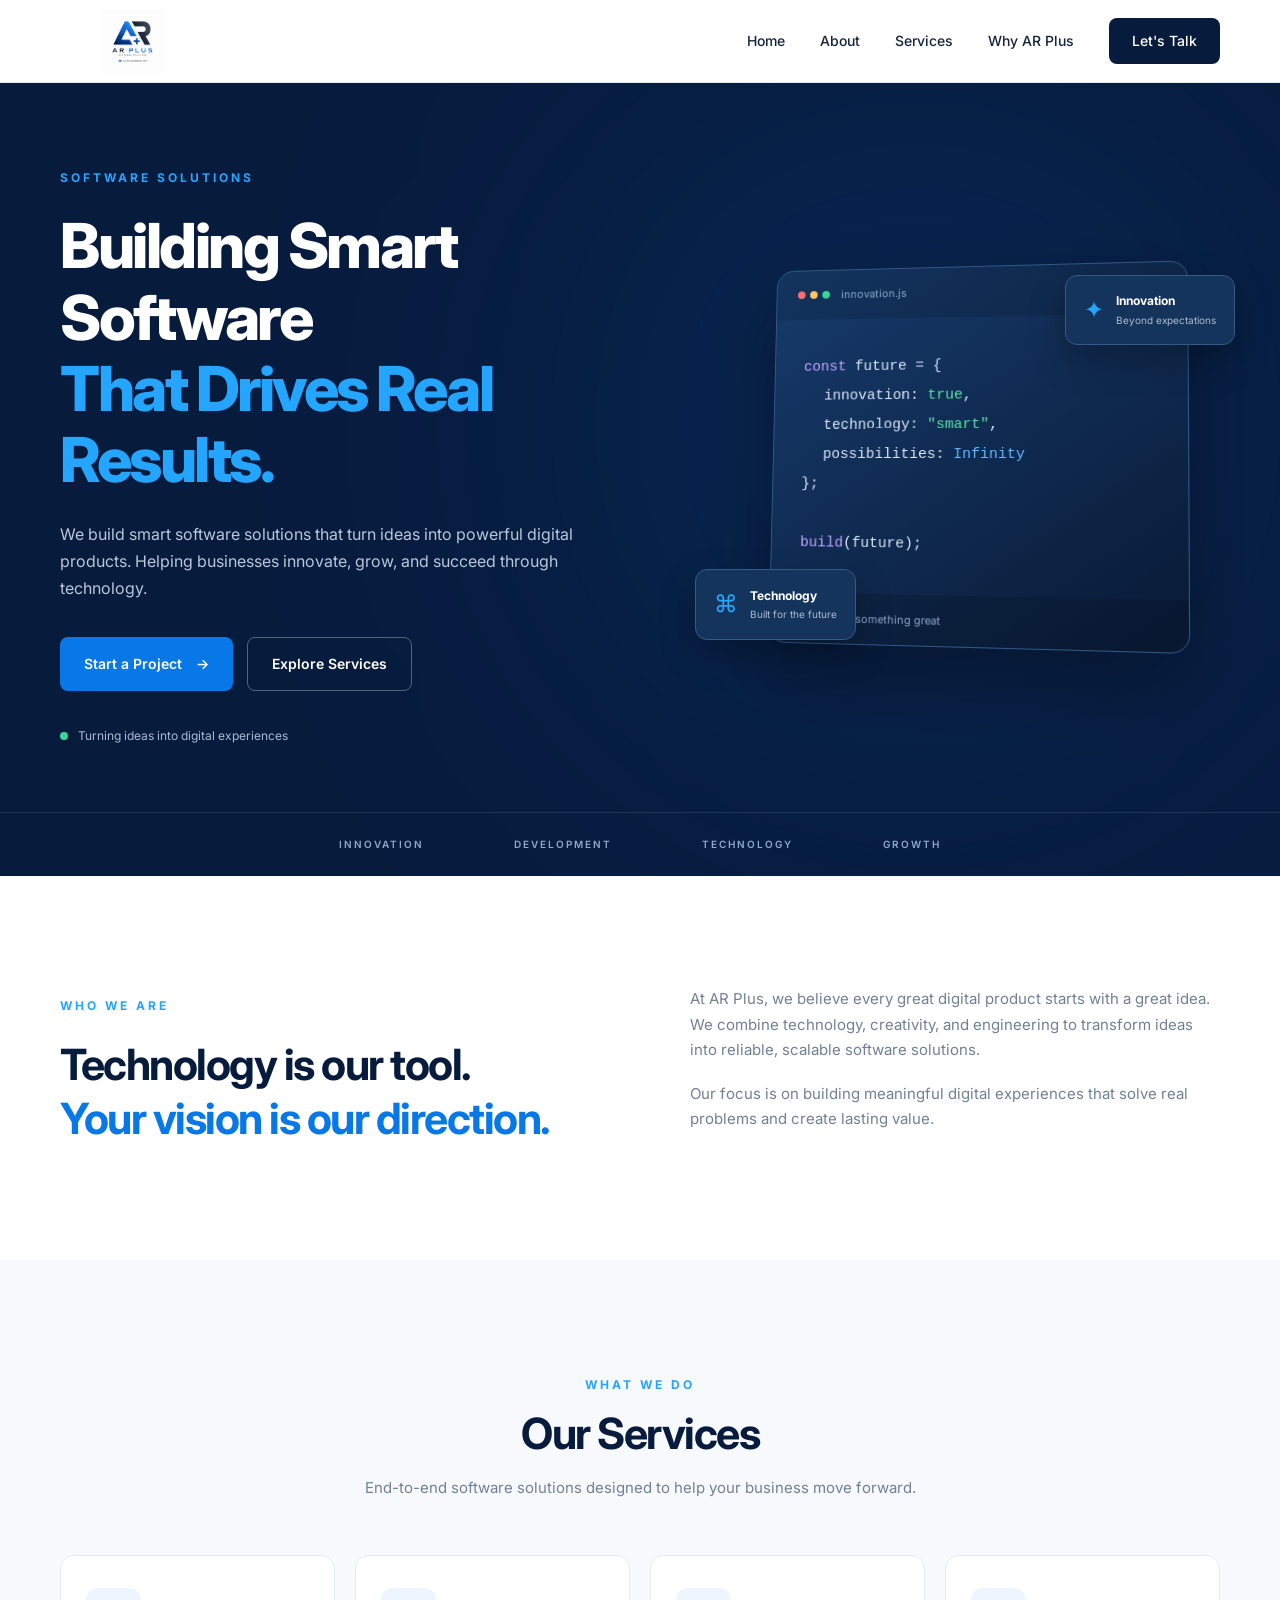
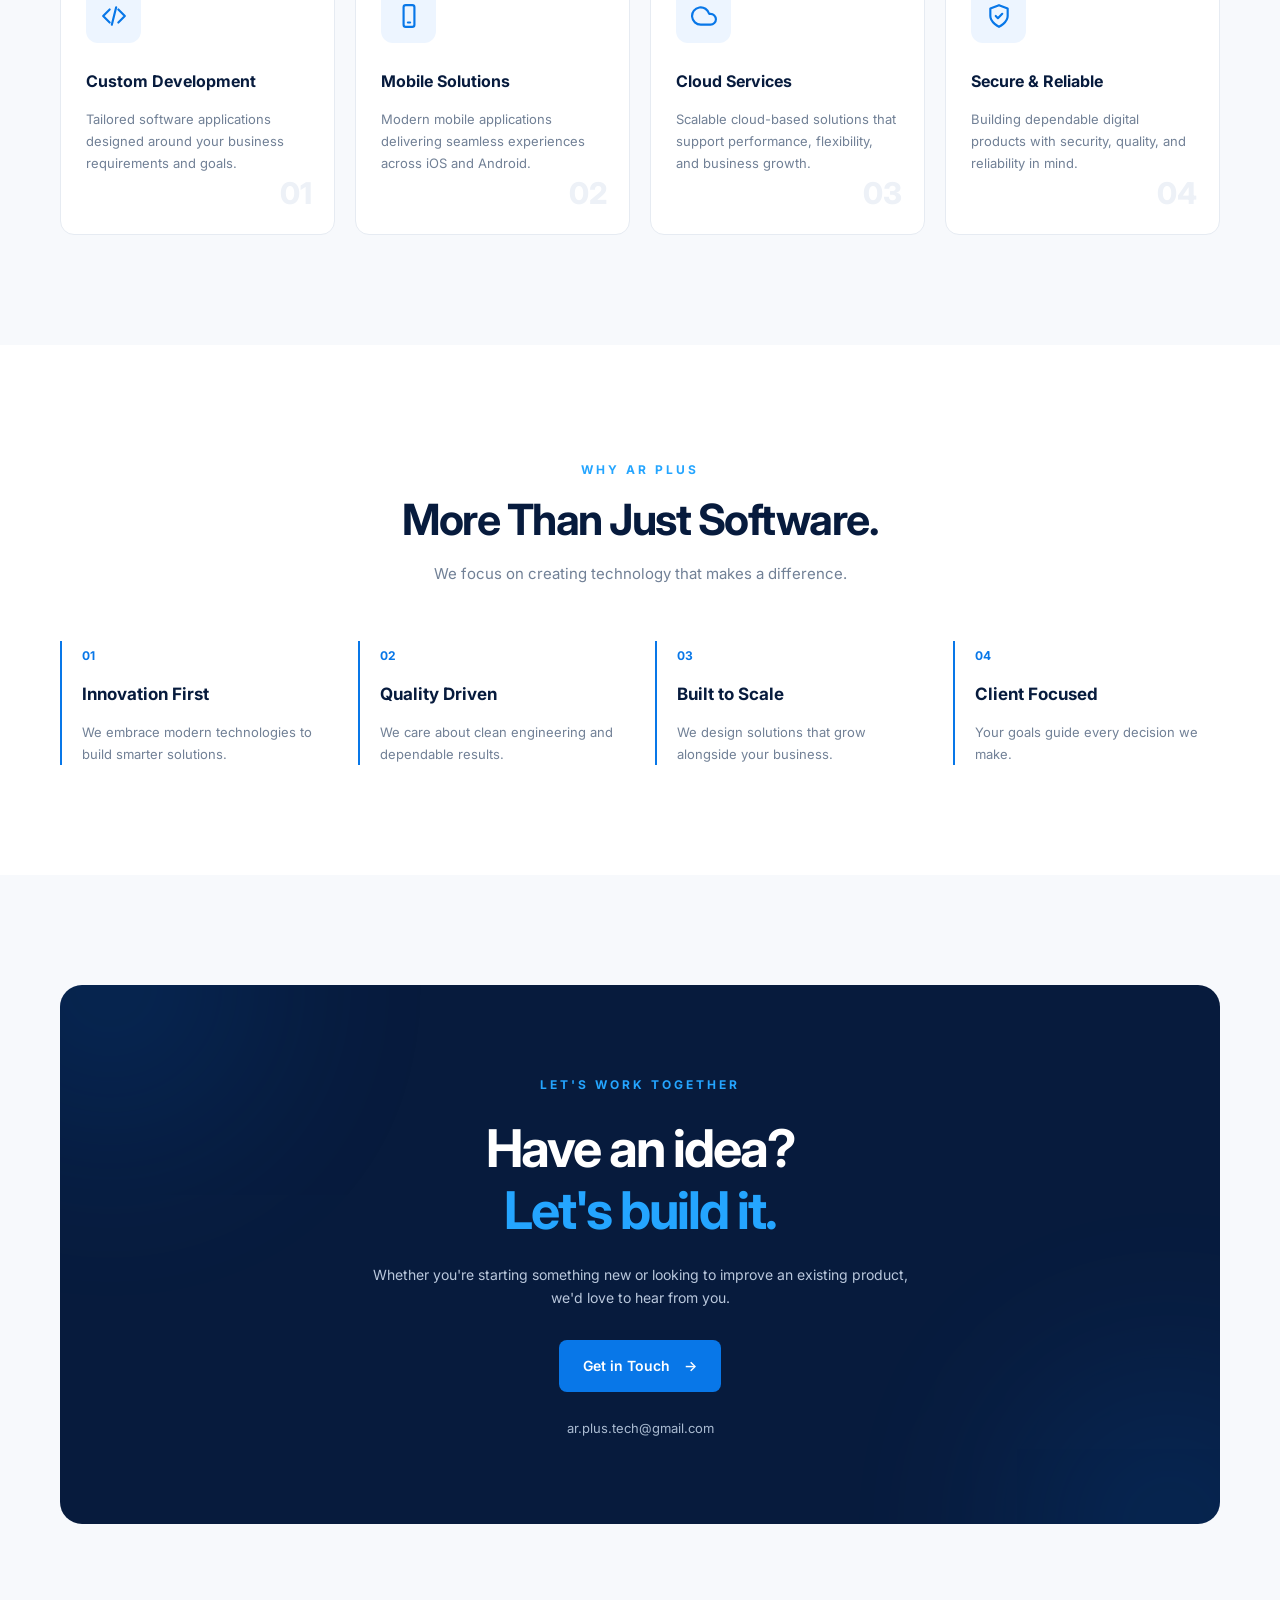
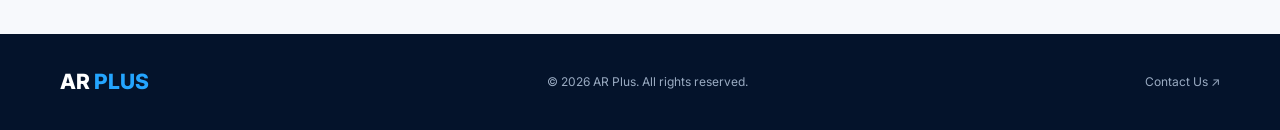
<file: index.html>
<!DOCTYPE html>
<html lang="en">
<head>
  <meta charset="UTF-8" />
  <meta name="viewport" content="width=device-width, initial-scale=1.0" />

  <title>AR Plus | Software Solutions</title>

  <meta
    name="description"
    content="AR Plus builds smart software solutions that turn ideas into powerful digital products."
  />

  <meta name="theme-color" content="#071b3d" />

  <link rel="preconnect" href="https://fonts.googleapis.com" />
  <link rel="preconnect" href="https://fonts.gstatic.com" crossorigin />
  <link
    href="https://fonts.googleapis.com/css2?family=Inter:wght@400;500;600;700;800&display=swap"
    rel="stylesheet"
  />

  <link rel="stylesheet" href="styles.css" />
</head>

<body>

  <!-- Navigation -->
  <header class="header">
    <nav class="navbar container">
      <a href="#home" class="brand">
        <img src="assets/AR+.png" alt="AR Plus Logo" />
      </a>

      <button class="menu-toggle" id="menuToggle" aria-label="Toggle navigation" aria-expanded="false">
        <span></span>
        <span></span>
        <span></span>
      </button>

      <div class="nav-links" id="navLinks">
        <a href="#home">Home</a>
        <a href="#about">About</a>
        <a href="#services">Services</a>
        <a href="#why-us">Why AR Plus</a>
        <a href="#contact" class="nav-cta">Let's Talk</a>
      </div>
    </nav>
  </header>

  <main>
    <!-- Hero -->
    <section class="hero" id="home">
      <div class="hero-glow"></div>

      <div class="container hero-content">
        <div class="hero-text">
          <span class="eyebrow">SOFTWARE SOLUTIONS</span>

          <h1>
            Building Smart Software
            <span>That Drives Real Results.</span>
          </h1>

          <p>
            We build smart software solutions that turn ideas into
            powerful digital products. Helping businesses innovate,
            grow, and succeed through technology.
          </p>

          <div class="hero-actions">
            <a href="#contact" class="btn btn-primary">
              Start a Project <span>→</span>
            </a>

            <a href="#services" class="btn btn-outline">
              Explore Services
            </a>
          </div>

          <div class="hero-note">
            <span class="status-dot"></span>
            Turning ideas into digital experiences
          </div>
        </div>

        <div class="hero-visual">
          <div class="visual-card visual-main">
            <div class="code-header">
              <div class="window-dots">
                <i></i><i></i><i></i>
              </div>
              <span>innovation.js</span>
            </div>

            <div class="code-content">
              <p><span class="code-purple">const</span> future = {</p>
              <p class="indent">innovation: <span class="code-green">true</span>,</p>
              <p class="indent">technology: <span class="code-green">"smart"</span>,</p>
              <p class="indent">possibilities: <span class="code-blue">Infinity</span></p>
              <p>};</p>
              <br />
              <p><span class="code-purple">build</span>(future);</p>
            </div>

            <div class="code-footer">
              <span class="status-dot"></span>
              Building something great
            </div>
          </div>

          <div class="floating-card floating-top">
            <span class="floating-icon">✦</span>
            <div>
              <strong>Innovation</strong>
              <small>Beyond expectations</small>
            </div>
          </div>

          <div class="floating-card floating-bottom">
            <span class="floating-icon">⌘</span>
            <div>
              <strong>Technology</strong>
              <small>Built for the future</small>
            </div>
          </div>
        </div>
      </div>

      <div class="hero-bottom">
        <span>INNOVATION</span>
        <span>DEVELOPMENT</span>
        <span>TECHNOLOGY</span>
        <span>GROWTH</span>
      </div>
    </section>

    <!-- About -->
    <section class="section about" id="about">
      <div class="container about-grid">
        <div>
          <span class="eyebrow">WHO WE ARE</span>
          <h2>
            Technology is our tool.
            <span>Your vision is our direction.</span>
          </h2>
        </div>

        <div class="about-description">
          <p>
            At AR Plus, we believe every great digital product starts
            with a great idea. We combine technology, creativity,
            and engineering to transform ideas into reliable,
            scalable software solutions.
          </p>

          <p>
            Our focus is on building meaningful digital experiences
            that solve real problems and create lasting value.
          </p>
        </div>
      </div>
    </section>

    <!-- Services -->
    <section class="section services" id="services">
      <div class="container">
        <div class="section-heading">
          <span class="eyebrow">WHAT WE DO</span>
          <h2>Our Services</h2>
          <p>
            End-to-end software solutions designed to help your
            business move forward.
          </p>
        </div>

        <div class="services-grid">
          <article class="service-card">
            <div class="service-icon"><svg viewBox="0 0 24 24" width="26" height="26" fill="none" stroke="currentColor" stroke-width="2" stroke-linecap="round" stroke-linejoin="round" aria-hidden="true"><polyline points="16 18 22 12 16 6"/><polyline points="8 6 2 12 8 18"/><line x1="14" y1="4" x2="10" y2="20"/></svg></div>
            <h3>Custom Development</h3>
            <p>
              Tailored software applications designed around
              your business requirements and goals.
            </p>
            <span class="card-number">01</span>
          </article>

          <article class="service-card">
            <div class="service-icon"><svg viewBox="0 0 24 24" width="26" height="26" fill="none" stroke="currentColor" stroke-width="2" stroke-linecap="round" stroke-linejoin="round" aria-hidden="true"><rect x="7" y="2" width="10" height="20" rx="2"/><line x1="11" y1="18" x2="13" y2="18"/></svg></div>
            <h3>Mobile Solutions</h3>
            <p>
              Modern mobile applications delivering seamless
              experiences across iOS and Android.
            </p>
            <span class="card-number">02</span>
          </article>

          <article class="service-card">
            <div class="service-icon"><svg viewBox="0 0 24 24" width="26" height="26" fill="none" stroke="currentColor" stroke-width="2" stroke-linecap="round" stroke-linejoin="round" aria-hidden="true"><path d="M18 10h-1.26A8 8 0 1 0 9 20h9a5 5 0 0 0 0-10z"/></svg></div>
            <h3>Cloud Services</h3>
            <p>
              Scalable cloud-based solutions that support
              performance, flexibility, and business growth.
            </p>
            <span class="card-number">03</span>
          </article>

          <article class="service-card">
            <div class="service-icon"><svg viewBox="0 0 24 24" width="26" height="26" fill="none" stroke="currentColor" stroke-width="2" stroke-linecap="round" stroke-linejoin="round" aria-hidden="true"><path d="M12 22s8-4 8-10V5l-8-3-8 3v7c0 6 8 10 8 10z"/><polyline points="9 12 11 14 15 10"/></svg></div>
            <h3>Secure & Reliable</h3>
            <p>
              Building dependable digital products with
              security, quality, and reliability in mind.
            </p>
            <span class="card-number">04</span>
          </article>
        </div>
      </div>
    </section>

    <!-- Why Us -->
    <section class="section why-us" id="why-us">
      <div class="container">
        <div class="section-heading">
          <span class="eyebrow">WHY AR PLUS</span>
          <h2>More Than Just Software.</h2>
          <p>
            We focus on creating technology that makes a difference.
          </p>
        </div>

        <div class="values-grid">
          <div class="value-item">
            <span>01</span>
            <h3>Innovation First</h3>
            <p>We embrace modern technologies to build smarter solutions.</p>
          </div>

          <div class="value-item">
            <span>02</span>
            <h3>Quality Driven</h3>
            <p>We care about clean engineering and dependable results.</p>
          </div>

          <div class="value-item">
            <span>03</span>
            <h3>Built to Scale</h3>
            <p>We design solutions that grow alongside your business.</p>
          </div>

          <div class="value-item">
            <span>04</span>
            <h3>Client Focused</h3>
            <p>Your goals guide every decision we make.</p>
          </div>
        </div>
      </div>
    </section>

    <!-- Contact -->
    <section class="section contact" id="contact">
      <div class="container">
        <div class="contact-card">
          <span class="eyebrow">LET'S WORK TOGETHER</span>

          <h2>
            Have an idea?
            <span>Let's build it.</span>
          </h2>

          <p>
            Whether you're starting something new or looking
            to improve an existing product, we'd love to hear
            from you.
          </p>

          <a
            href="mailto:ar.plus.tech@gmail.com"
            class="btn btn-primary"
          >
            Get in Touch <span>→</span>
          </a>

          <div class="contact-email">
            ar.plus.tech@gmail.com
          </div>
        </div>
      </div>
    </section>
  </main>

  <!-- Footer -->
  <footer class="footer">
    <div class="container footer-content">
      <a href="#home" class="footer-brand">AR <span>PLUS</span></a>

      <p>
        © <span id="year"></span> AR Plus. All rights reserved.
      </p>

      <a href="mailto:ar.plus.tech@gmail.com">
        Contact Us ↗
      </a>
    </div>
  </footer>

  <script src="script.js"></script>
</body>
</html>
</file>
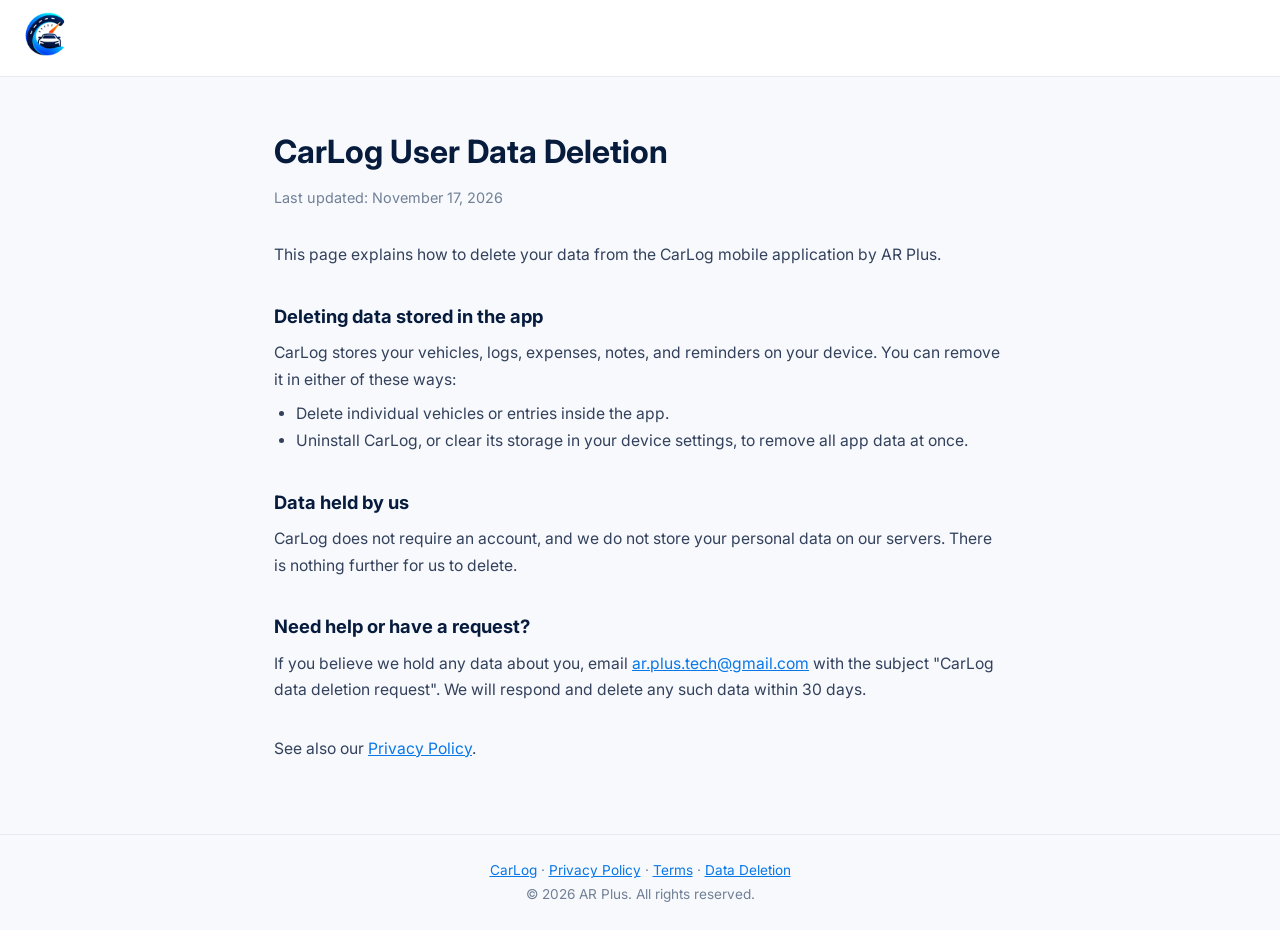
<file: carlog-data-deletion/index.html>
<!DOCTYPE html>
<html lang="en">
<head>
  <meta charset="UTF-8" />
  <meta name="viewport" content="width=device-width, initial-scale=1.0" />
  <title>CarLog Data Deletion | AR Plus</title>
  <meta name="description" content="How to delete your data from the CarLog app by AR Plus." />
  <meta name="theme-color" content="#071b3d" />
  <link rel="preconnect" href="https://fonts.googleapis.com" />
  <link rel="preconnect" href="https://fonts.gstatic.com" crossorigin />
  <link href="https://fonts.googleapis.com/css2?family=Inter:wght@400;500;600;700;800&display=swap" rel="stylesheet" />
  <style>
    :root { --navy:#071b3d; --blue:#0877e8; --text:#14233d; --muted:#718096; --bg:#f7f9fc; --border:#e6ebf2; }
    * { margin:0; padding:0; box-sizing:border-box; }
    body { font-family:Inter,system-ui,sans-serif; color:var(--text); background:var(--bg); line-height:1.7; }
    header { background:#fff; border-bottom:1px solid var(--border); padding:12px 24px; }
    header a { display:inline-block; }
    header img { height:44px; display:block; }
    main { max-width:780px; margin:0 auto; padding:48px 24px 72px; }
    h1 { color:var(--navy); font-size:2rem; margin-bottom:6px; }
    .updated { color:var(--muted); font-size:.9rem; margin-bottom:32px; }
    h2 { color:var(--navy); font-size:1.15rem; margin:32px 0 8px; }
    p, li { color:#33415c; font-size:.98rem; }
    ul { padding-left:22px; margin-top:8px; }
    a { color:var(--blue); }
    footer { border-top:1px solid var(--border); text-align:center; padding:24px; color:var(--muted); font-size:.85rem; }
  </style>
</head>
<body>
  <header>
    <a href="../carlog/"><img src="../assets/CarLog.png" alt="CarLog Logo" /></a>
  </header>

  <main>
    <h1>CarLog User Data Deletion</h1>
    <p class="updated">Last updated: November 17, 2026</p>

    <p>
      This page explains how to delete your data from the CarLog mobile
      application by AR Plus.
    </p>

    <h2>Deleting data stored in the app</h2>
    <p>
      CarLog stores your vehicles, logs, expenses, notes, and reminders on your
      device. You can remove it in either of these ways:
    </p>
    <ul>
      <li>Delete individual vehicles or entries inside the app.</li>
      <li>Uninstall CarLog, or clear its storage in your device settings, to remove all app data at once.</li>
    </ul>

    <h2>Data held by us</h2>
    <p>
      CarLog does not require an account, and we do not store your personal
      data on our servers. There is nothing further for us to delete.
    </p>

    <h2>Need help or have a request?</h2>
    <p>
      If you believe we hold any data about you, email
      <a href="mailto:ar.plus.tech@gmail.com?subject=CarLog%20data%20deletion%20request">ar.plus.tech@gmail.com</a>
      with the subject "CarLog data deletion request". We will respond and
      delete any such data within 30 days.
    </p>

    <p style="margin-top:32px">
      See also our <a href="../carlog-privacy-policy/">Privacy Policy</a>.
    </p>
  </main>

  <footer><a href="../carlog/">CarLog</a> &middot; <a href="../carlog-privacy-policy/">Privacy Policy</a> &middot; <a href="../carlog-terms/">Terms</a> &middot; <a href="../carlog-data-deletion/">Data Deletion</a><br />&copy; 2026 AR Plus. All rights reserved.</footer>
</body>
</html>
</file>
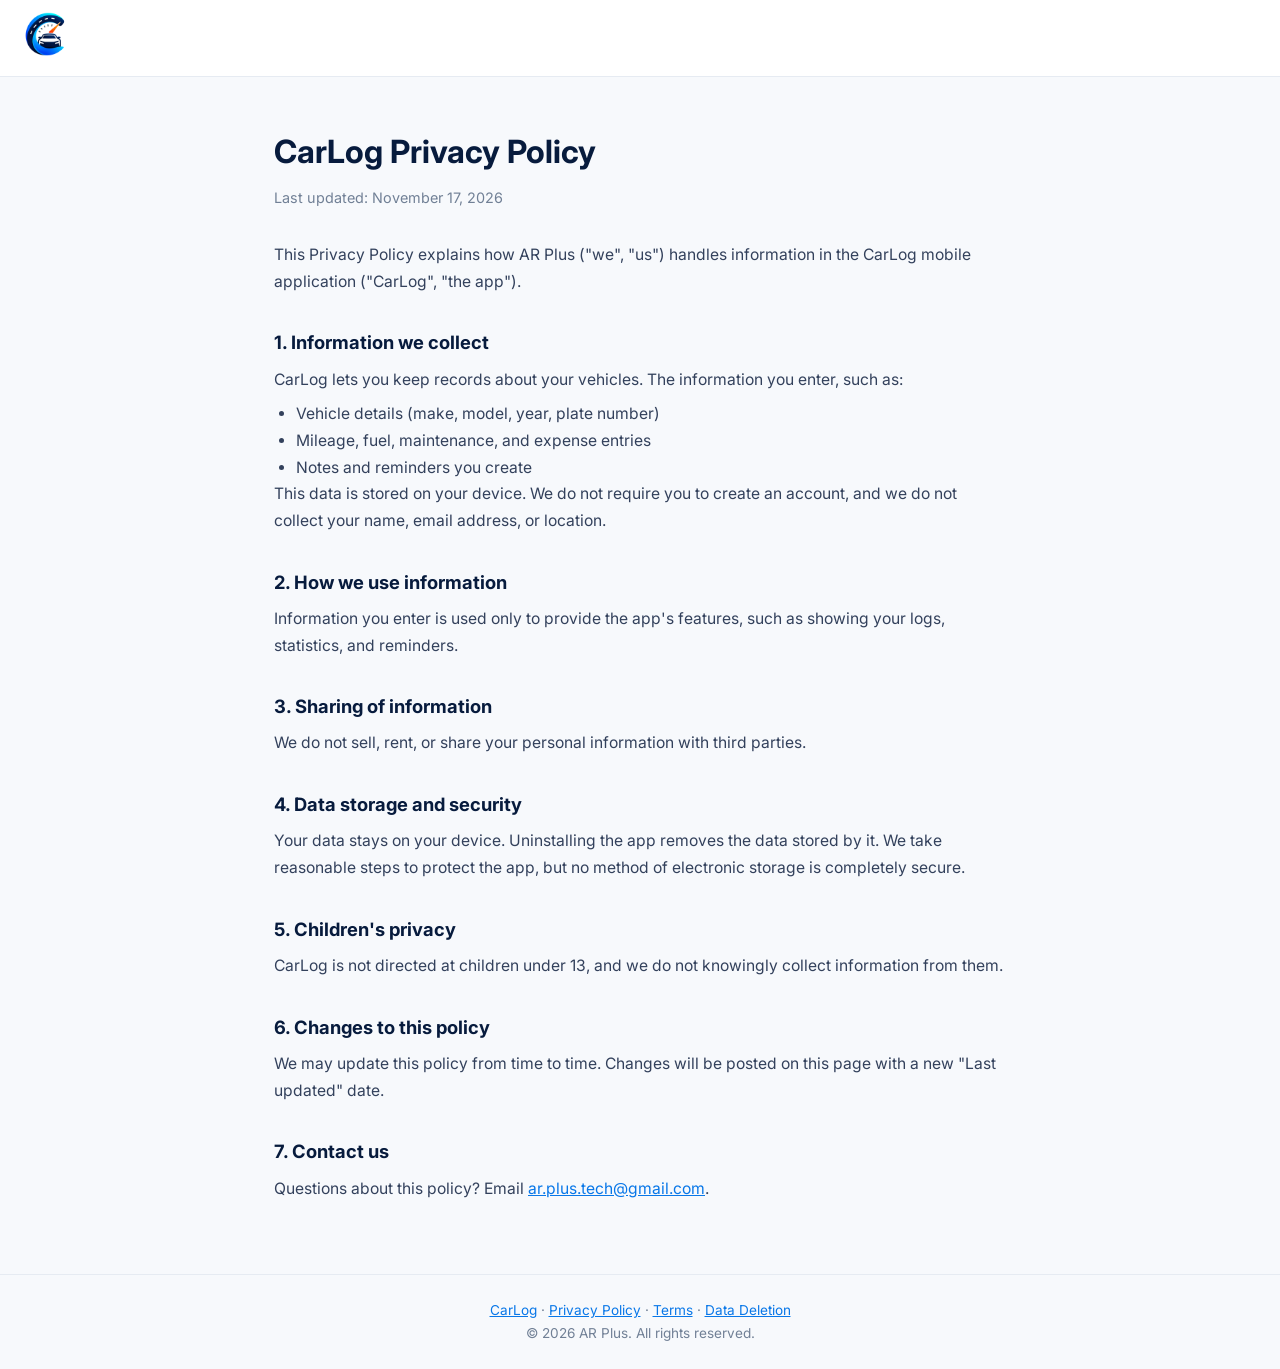
<file: carlog-privacy-policy/index.html>
<!DOCTYPE html>
<html lang="en">
<head>
  <meta charset="UTF-8" />
  <meta name="viewport" content="width=device-width, initial-scale=1.0" />
  <title>CarLog Privacy Policy | AR Plus</title>
  <meta name="description" content="Privacy Policy for the CarLog app by AR Plus." />
  <meta name="theme-color" content="#071b3d" />
  <link rel="preconnect" href="https://fonts.googleapis.com" />
  <link rel="preconnect" href="https://fonts.gstatic.com" crossorigin />
  <link href="https://fonts.googleapis.com/css2?family=Inter:wght@400;500;600;700;800&display=swap" rel="stylesheet" />
  <style>
    :root { --navy:#071b3d; --blue:#0877e8; --text:#14233d; --muted:#718096; --bg:#f7f9fc; --border:#e6ebf2; }
    * { margin:0; padding:0; box-sizing:border-box; }
    body { font-family:Inter,system-ui,sans-serif; color:var(--text); background:var(--bg); line-height:1.7; }
    header { background:#fff; border-bottom:1px solid var(--border); padding:12px 24px; }
    header a { display:inline-block; }
    header img { height:44px; display:block; }
    main { max-width:780px; margin:0 auto; padding:48px 24px 72px; }
    h1 { color:var(--navy); font-size:2rem; margin-bottom:6px; }
    .updated { color:var(--muted); font-size:.9rem; margin-bottom:32px; }
    h2 { color:var(--navy); font-size:1.15rem; margin:32px 0 8px; }
    p, li { color:#33415c; font-size:.98rem; }
    ul { padding-left:22px; margin-top:8px; }
    a { color:var(--blue); }
    footer { border-top:1px solid var(--border); text-align:center; padding:24px; color:var(--muted); font-size:.85rem; }
  </style>
</head>
<body>
  <header>
    <a href="../carlog/"><img src="../assets/CarLog.png" alt="CarLog Logo" /></a>
  </header>

  <main>
    <h1>CarLog Privacy Policy</h1>
    <p class="updated">Last updated: November 17, 2026</p>

    <p>
      This Privacy Policy explains how AR Plus ("we", "us") handles information
      in the CarLog mobile application ("CarLog", "the app").
    </p>

    <h2>1. Information we collect</h2>
    <p>CarLog lets you keep records about your vehicles. The information you enter, such as:</p>
    <ul>
      <li>Vehicle details (make, model, year, plate number)</li>
      <li>Mileage, fuel, maintenance, and expense entries</li>
      <li>Notes and reminders you create</li>
    </ul>
    <p>
      This data is stored on your device. We do not require you to create an
      account, and we do not collect your name, email address, or location.
    </p>

    <h2>2. How we use information</h2>
    <p>
      Information you enter is used only to provide the app's features, such as
      showing your logs, statistics, and reminders.
    </p>

    <h2>3. Sharing of information</h2>
    <p>
      We do not sell, rent, or share your personal information with third
      parties.
    </p>

    <h2>4. Data storage and security</h2>
    <p>
      Your data stays on your device. Uninstalling the app removes the data
      stored by it. We take reasonable steps to protect the app, but no method
      of electronic storage is completely secure.
    </p>

    <h2>5. Children's privacy</h2>
    <p>
      CarLog is not directed at children under 13, and we do not knowingly
      collect information from them.
    </p>

    <h2>6. Changes to this policy</h2>
    <p>
      We may update this policy from time to time. Changes will be posted on
      this page with a new "Last updated" date.
    </p>

    <h2>7. Contact us</h2>
    <p>
      Questions about this policy? Email
      <a href="mailto:ar.plus.tech@gmail.com">ar.plus.tech@gmail.com</a>.
    </p>
  </main>

  <footer><a href="../carlog/">CarLog</a> &middot; <a href="../carlog-privacy-policy/">Privacy Policy</a> &middot; <a href="../carlog-terms/">Terms</a> &middot; <a href="../carlog-data-deletion/">Data Deletion</a><br />&copy; 2026 AR Plus. All rights reserved.</footer>
</body>
</html>
</file>
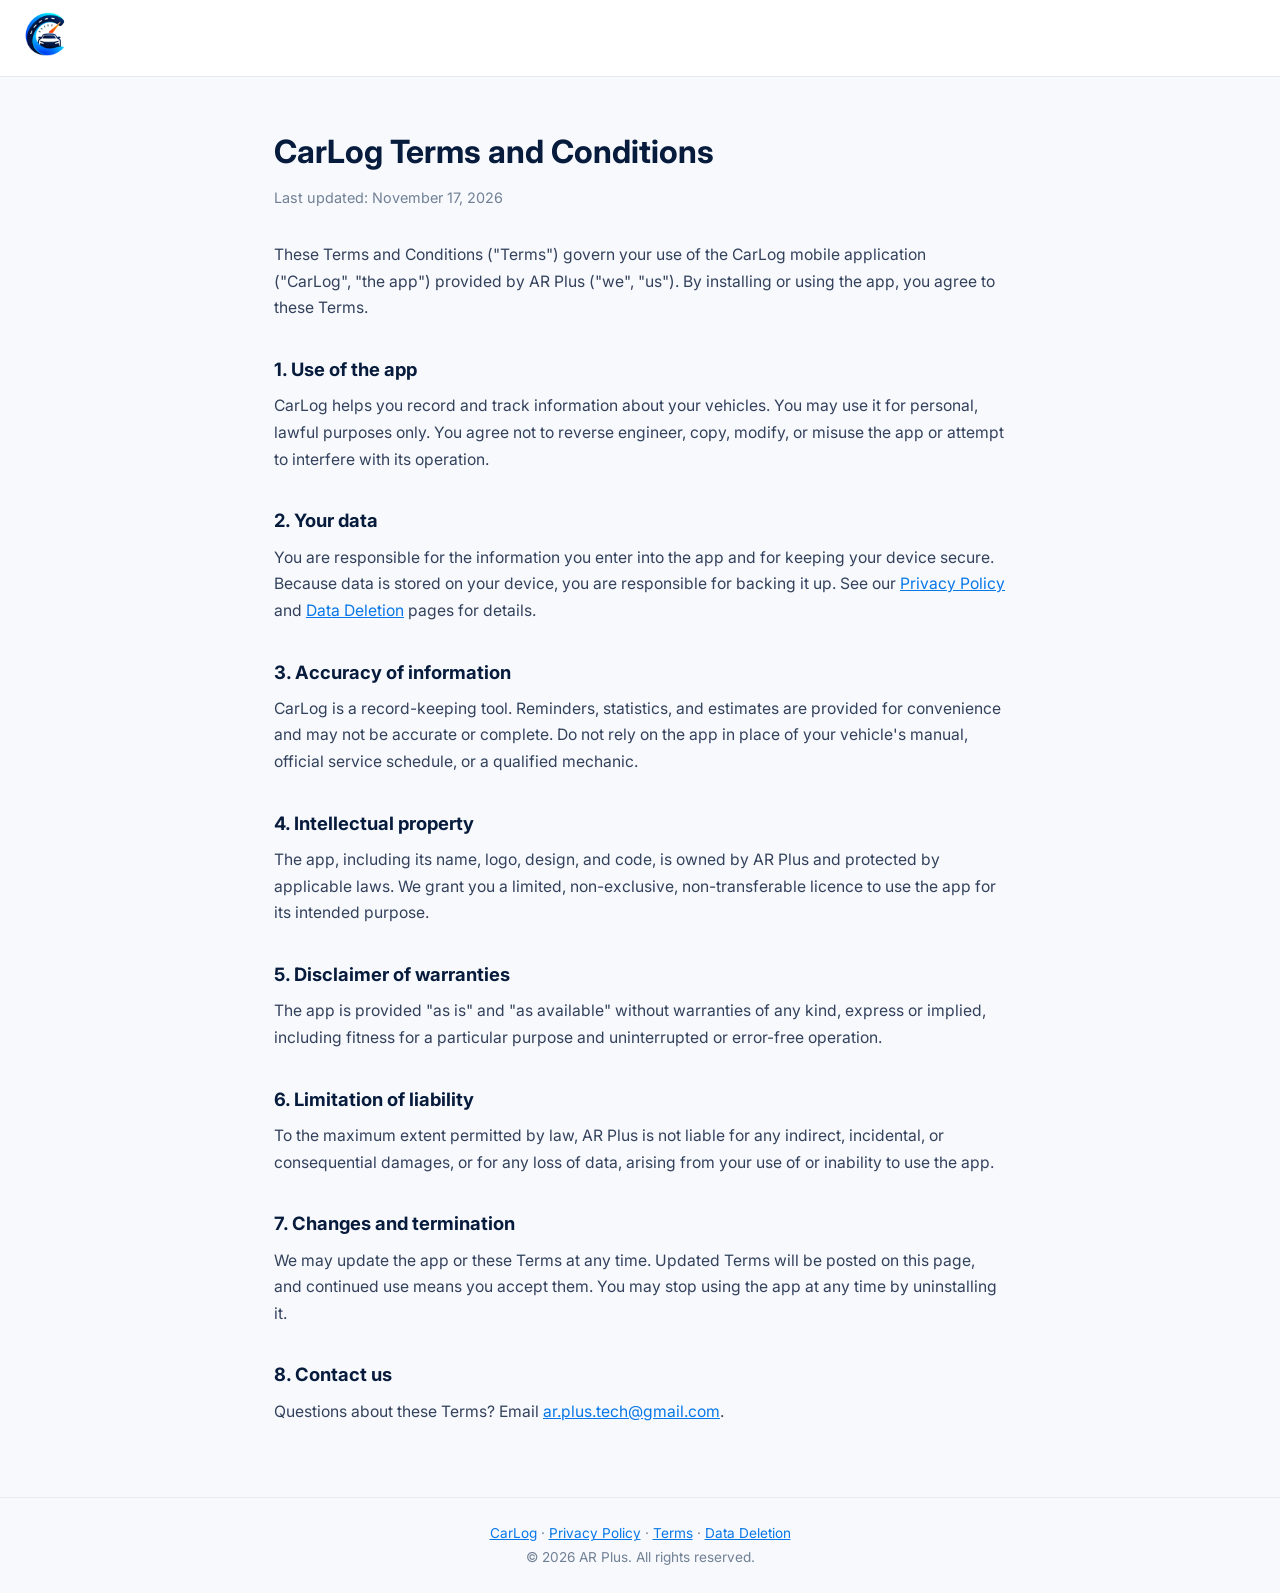
<file: carlog-terms/index.html>
<!DOCTYPE html>
<html lang="en">
<head>
  <meta charset="UTF-8" />
  <meta name="viewport" content="width=device-width, initial-scale=1.0" />
  <title>CarLog Terms and Conditions | AR Plus</title>
  <meta name="description" content="Terms and Conditions for the CarLog app by AR Plus." />
  <meta name="theme-color" content="#071b3d" />
  <link rel="preconnect" href="https://fonts.googleapis.com" />
  <link rel="preconnect" href="https://fonts.gstatic.com" crossorigin />
  <link href="https://fonts.googleapis.com/css2?family=Inter:wght@400;500;600;700;800&display=swap" rel="stylesheet" />
  <style>
    :root { --navy:#071b3d; --blue:#0877e8; --text:#14233d; --muted:#718096; --bg:#f7f9fc; --border:#e6ebf2; }
    * { margin:0; padding:0; box-sizing:border-box; }
    body { font-family:Inter,system-ui,sans-serif; color:var(--text); background:var(--bg); line-height:1.7; }
    header { background:#fff; border-bottom:1px solid var(--border); padding:12px 24px; }
    header a { display:inline-block; }
    header img { height:44px; display:block; }
    main { max-width:780px; margin:0 auto; padding:48px 24px 72px; }
    h1 { color:var(--navy); font-size:2rem; margin-bottom:6px; }
    .updated { color:var(--muted); font-size:.9rem; margin-bottom:32px; }
    h2 { color:var(--navy); font-size:1.15rem; margin:32px 0 8px; }
    p, li { color:#33415c; font-size:.98rem; }
    ul { padding-left:22px; margin-top:8px; }
    a { color:var(--blue); }
    footer { border-top:1px solid var(--border); text-align:center; padding:24px; color:var(--muted); font-size:.85rem; }
  </style>
</head>
<body>
  <header>
    <a href="../carlog/"><img src="../assets/CarLog.png" alt="CarLog Logo" /></a>
  </header>

  <main>
    <h1>CarLog Terms and Conditions</h1>
    <p class="updated">Last updated: November 17, 2026</p>

    <p>
      These Terms and Conditions ("Terms") govern your use of the CarLog mobile
      application ("CarLog", "the app") provided by AR Plus ("we", "us"). By
      installing or using the app, you agree to these Terms.
    </p>

    <h2>1. Use of the app</h2>
    <p>
      CarLog helps you record and track information about your vehicles. You
      may use it for personal, lawful purposes only. You agree not to
      reverse engineer, copy, modify, or misuse the app or attempt to
      interfere with its operation.
    </p>

    <h2>2. Your data</h2>
    <p>
      You are responsible for the information you enter into the app and for
      keeping your device secure. Because data is stored on your device, you
      are responsible for backing it up. See our
      <a href="../carlog-privacy-policy/">Privacy Policy</a> and
      <a href="../carlog-data-deletion/">Data Deletion</a> pages for details.
    </p>

    <h2>3. Accuracy of information</h2>
    <p>
      CarLog is a record-keeping tool. Reminders, statistics, and estimates are
      provided for convenience and may not be accurate or complete. Do not
      rely on the app in place of your vehicle's manual, official service
      schedule, or a qualified mechanic.
    </p>

    <h2>4. Intellectual property</h2>
    <p>
      The app, including its name, logo, design, and code, is owned by AR Plus
      and protected by applicable laws. We grant you a limited, non-exclusive,
      non-transferable licence to use the app for its intended purpose.
    </p>

    <h2>5. Disclaimer of warranties</h2>
    <p>
      The app is provided "as is" and "as available" without warranties of any
      kind, express or implied, including fitness for a particular purpose and
      uninterrupted or error-free operation.
    </p>

    <h2>6. Limitation of liability</h2>
    <p>
      To the maximum extent permitted by law, AR Plus is not liable for any
      indirect, incidental, or consequential damages, or for any loss of data,
      arising from your use of or inability to use the app.
    </p>

    <h2>7. Changes and termination</h2>
    <p>
      We may update the app or these Terms at any time. Updated Terms will be
      posted on this page, and continued use means you accept them. You may
      stop using the app at any time by uninstalling it.
    </p>

    <h2>8. Contact us</h2>
    <p>
      Questions about these Terms? Email
      <a href="mailto:ar.plus.tech@gmail.com">ar.plus.tech@gmail.com</a>.
    </p>
  </main>

  <footer><a href="../carlog/">CarLog</a> &middot; <a href="../carlog-privacy-policy/">Privacy Policy</a> &middot; <a href="../carlog-terms/">Terms</a> &middot; <a href="../carlog-data-deletion/">Data Deletion</a><br />&copy; 2026 AR Plus. All rights reserved.</footer>
</body>
</html>
</file>
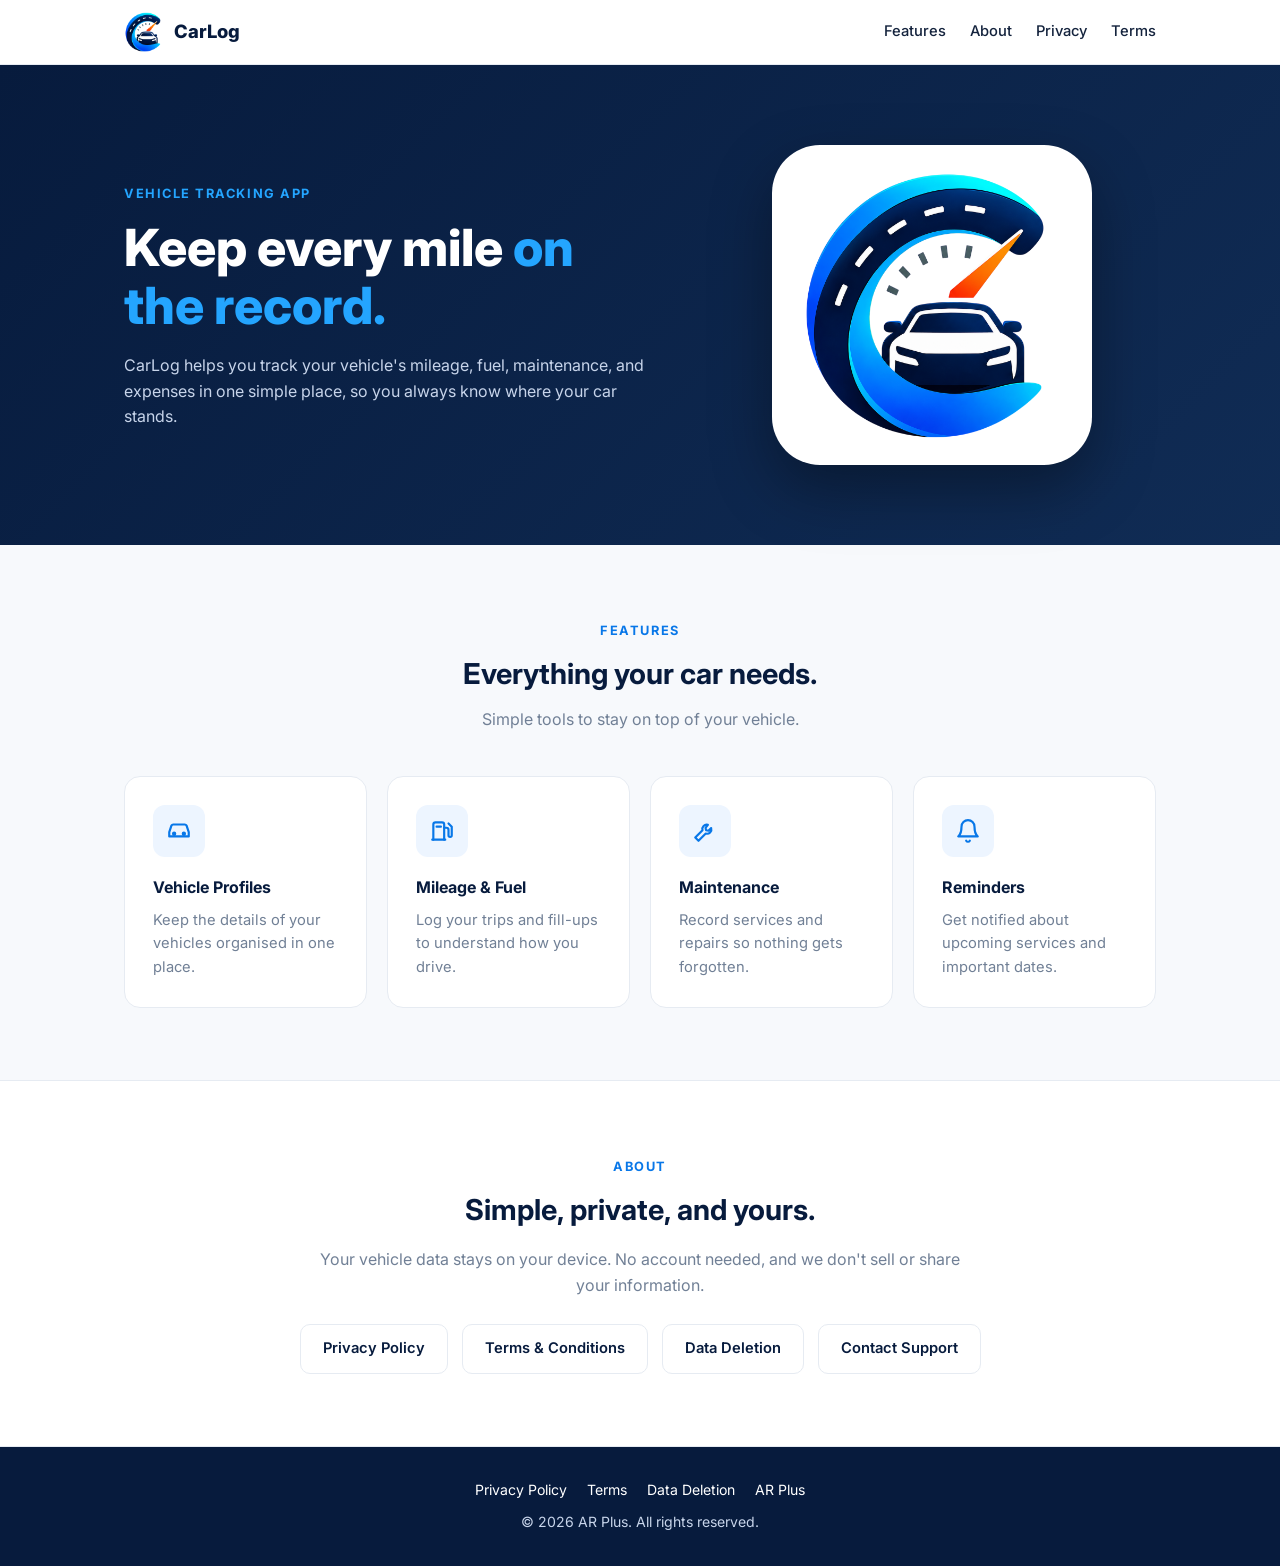
<file: carlog/index.html>
<!DOCTYPE html>
<html lang="en">
<head>
  <meta charset="UTF-8" />
  <meta name="viewport" content="width=device-width, initial-scale=1.0" />
  <title>CarLog | Track Your Car Simply</title>
  <meta name="description" content="CarLog helps you keep track of your vehicle's mileage, fuel, maintenance, and expenses in one place." />
  <meta name="theme-color" content="#071b3d" />
  <link rel="icon" href="../assets/CarLog.png" />
  <link rel="preconnect" href="https://fonts.googleapis.com" />
  <link rel="preconnect" href="https://fonts.gstatic.com" crossorigin />
  <link href="https://fonts.googleapis.com/css2?family=Inter:wght@400;500;600;700;800&display=swap" rel="stylesheet" />
  <style>
    :root { --navy:#071b3d; --navy-light:#102c55; --blue:#0877e8; --blue-light:#24a5ff; --text:#14233d; --muted:#718096; --bg:#f7f9fc; --border:#e6ebf2; }
    * { margin:0; padding:0; box-sizing:border-box; }
    html { scroll-behavior:smooth; }
    body { font-family:Inter,system-ui,sans-serif; color:var(--text); background:var(--bg); line-height:1.6; }
    a { color:inherit; text-decoration:none; }
    .container { max-width:1080px; margin:0 auto; padding:0 24px; }
    header { background:#fff; border-bottom:1px solid var(--border); }
    .nav { display:flex; align-items:center; justify-content:space-between; padding:12px 24px; max-width:1080px; margin:0 auto; }
    .brand { display:flex; align-items:center; gap:10px; font-weight:800; color:var(--navy); font-size:1.15rem; }
    .brand img { height:40px; }
    .nav-links { display:flex; gap:24px; font-size:.92rem; font-weight:500; }
    .nav-links a:hover { color:var(--blue); }
    .hero { background:linear-gradient(135deg,var(--navy),var(--navy-light)); color:#fff; padding:80px 0; }
    .hero .container { display:grid; grid-template-columns:1.2fr 1fr; gap:48px; align-items:center; }
    .eyebrow { color:var(--blue-light); font-size:.8rem; font-weight:700; letter-spacing:.12em; }
    h1 { font-size:clamp(2rem,5vw,3.2rem); line-height:1.15; margin:12px 0 18px; font-weight:800; }
    h1 span { color:var(--blue-light); }
    .hero p { color:#c7d4ea; max-width:520px; }
    .hero-logo { display:grid; place-items:center; }
    .hero-logo img { width:min(100%,320px); background:#fff; border-radius:48px; padding:24px; box-shadow:0 24px 60px rgba(0,0,0,.35); }
    .section { padding:72px 0; }
    .heading { text-align:center; max-width:560px; margin:0 auto 44px; }
    .heading .eyebrow { color:var(--blue); }
    h2 { color:var(--navy); font-size:1.8rem; margin-top:8px; }
    .heading p { color:var(--muted); margin-top:10px; }
    .grid { display:grid; grid-template-columns:repeat(auto-fit,minmax(230px,1fr)); gap:20px; }
    .card { background:#fff; border:1px solid var(--border); border-radius:16px; padding:28px; }
    .icon { width:52px; height:52px; display:grid; place-items:center; border-radius:12px; background:#edf5ff; color:var(--blue); margin-bottom:18px; }
    .card h3 { color:var(--navy); font-size:1rem; margin-bottom:8px; }
    .card p { color:var(--muted); font-size:.92rem; }
    .about { background:#fff; border-top:1px solid var(--border); border-bottom:1px solid var(--border); text-align:center; }
    .about p { max-width:640px; margin:14px auto 0; color:var(--muted); }
    .links { display:flex; flex-wrap:wrap; justify-content:center; gap:14px; margin-top:26px; }
    .btn { padding:12px 22px; border-radius:10px; font-weight:600; font-size:.92rem; border:1px solid var(--border); background:#fff; color:var(--navy); }
    .btn:hover { border-color:var(--blue); color:var(--blue); }
    footer { background:var(--navy); color:#c7d4ea; text-align:center; padding:32px 24px; font-size:.88rem; }
    footer a { color:#fff; margin:0 8px; }
    footer a:hover { color:var(--blue-light); }
    footer p { margin-top:10px; }
    @media (max-width:760px) {
      .hero { padding:56px 0; }
      .hero .container { grid-template-columns:1fr; text-align:center; }
      .hero p { margin:0 auto; }
      .hero-logo { order:-1; }
      .hero-logo img { width:180px; }
      .nav-links { gap:14px; font-size:.85rem; }
      .brand span { display:none; }
    }
  </style>
</head>
<body>
  <header>
    <nav class="nav">
      <a href="./" class="brand"><img src="../assets/CarLog.png" alt="CarLog Logo" /><span>CarLog</span></a>
      <div class="nav-links">
        <a href="#features">Features</a>
        <a href="#about">About</a>
        <a href="../carlog-privacy-policy/">Privacy</a>
        <a href="../carlog-terms/">Terms</a>
      </div>
    </nav>
  </header>

  <main>
    <section class="hero">
      <div class="container">
        <div>
          <span class="eyebrow">VEHICLE TRACKING APP</span>
          <h1>Keep every mile <span>on the record.</span></h1>
          <p>
            CarLog helps you track your vehicle's mileage, fuel, maintenance,
            and expenses in one simple place, so you always know where your
            car stands.
          </p>
        </div>
        <div class="hero-logo"><img src="../assets/CarLog.png" alt="CarLog app logo" /></div>
      </div>
    </section>

    <section class="section" id="features">
      <div class="container">
        <div class="heading">
          <span class="eyebrow">FEATURES</span>
          <h2>Everything your car needs.</h2>
          <p>Simple tools to stay on top of your vehicle.</p>
        </div>
        <div class="grid">
          <article class="card">
            <div class="icon"><svg viewBox="0 0 24 24" width="26" height="26" fill="none" stroke="currentColor" stroke-width="2" stroke-linecap="round" stroke-linejoin="round" aria-hidden="true"><path d="M5 17h14M3 13l2-6a2 2 0 0 1 2-1h10a2 2 0 0 1 2 1l2 6v4H3z"/><circle cx="7.5" cy="14.5" r="1"/><circle cx="16.5" cy="14.5" r="1"/></svg></div>
            <h3>Vehicle Profiles</h3>
            <p>Keep the details of your vehicles organised in one place.</p>
          </article>
          <article class="card">
            <div class="icon"><svg viewBox="0 0 24 24" width="26" height="26" fill="none" stroke="currentColor" stroke-width="2" stroke-linecap="round" stroke-linejoin="round" aria-hidden="true"><path d="M4 20V6a2 2 0 0 1 2-2h6a2 2 0 0 1 2 2v14"/><path d="M3 20h12"/><path d="M14 9h2a2 2 0 0 1 2 2v5a1.5 1.5 0 0 0 3 0V8l-3-3"/><line x1="7" y1="8" x2="11" y2="8"/></svg></div>
            <h3>Mileage &amp; Fuel</h3>
            <p>Log your trips and fill-ups to understand how you drive.</p>
          </article>
          <article class="card">
            <div class="icon"><svg viewBox="0 0 24 24" width="26" height="26" fill="none" stroke="currentColor" stroke-width="2" stroke-linecap="round" stroke-linejoin="round" aria-hidden="true"><path d="M14.7 6.3a4 4 0 0 0-5 5L3 18l3 3 6.7-6.7a4 4 0 0 0 5-5l-2.5 2.5-2.2-.5-.5-2.2z"/></svg></div>
            <h3>Maintenance</h3>
            <p>Record services and repairs so nothing gets forgotten.</p>
          </article>
          <article class="card">
            <div class="icon"><svg viewBox="0 0 24 24" width="26" height="26" fill="none" stroke="currentColor" stroke-width="2" stroke-linecap="round" stroke-linejoin="round" aria-hidden="true"><path d="M18 8a6 6 0 0 0-12 0c0 7-3 9-3 9h18s-3-2-3-9"/><path d="M13.7 21a2 2 0 0 1-3.4 0"/></svg></div>
            <h3>Reminders</h3>
            <p>Get notified about upcoming services and important dates.</p>
          </article>
        </div>
      </div>
    </section>

    <section class="section about" id="about">
      <div class="container">
        <span class="eyebrow" style="color:var(--blue)">ABOUT</span>
        <h2>Simple, private, and yours.</h2>
        <p>
          Your vehicle data stays on your device. No account needed, and we
          don't sell or share your information.
        </p>
        <div class="links">
          <a class="btn" href="../carlog-privacy-policy/">Privacy Policy</a>
          <a class="btn" href="../carlog-terms/">Terms &amp; Conditions</a>
          <a class="btn" href="../carlog-data-deletion/">Data Deletion</a>
          <a class="btn" href="mailto:ar.plus.tech@gmail.com">Contact Support</a>
        </div>
      </div>
    </section>
  </main>

  <footer>
    <div>
      <a href="../carlog-privacy-policy/">Privacy Policy</a>
      <a href="../carlog-terms/">Terms</a>
      <a href="../carlog-data-deletion/">Data Deletion</a>
      <a href="../">AR Plus</a>
    </div>
    <p>&copy; 2026 AR Plus. All rights reserved.</p>
  </footer>
</body>
</html>
</file>
<file: styles.css>
:root {
  --navy: #071b3d;
  --navy-light: #102c55;
  --blue: #0877e8;
  --blue-light: #24a5ff;
  --white: #ffffff;
  --text: #14233d;
  --muted: #718096;
  --background: #f7f9fc;
  --border: #e6ebf2;
}

* {
  margin: 0;
  padding: 0;
  box-sizing: border-box;
}

html {
  scroll-behavior: smooth;
  scroll-padding-top: 85px;
}

body {
  font-family: 'Inter', sans-serif;
  color: var(--text);
  background: var(--white);
  line-height: 1.7;
}

a {
  color: inherit;
  text-decoration: none;
}

.container {
  width: min(1160px, calc(100% - 48px));
  margin: auto;
}

/* Navigation */

.header {
  position: sticky;
  top: 0;
  z-index: 100;
  background: rgba(255, 255, 255, 0.95);
  backdrop-filter: blur(16px);
  border-bottom: 1px solid var(--border);
}

.navbar {
  min-height: 82px;
  display: flex;
  align-items: center;
  justify-content: space-between;
}

.brand img {
  display: block;
  width: 145px;
  height: 65px;
  object-fit: contain;
}

.nav-links {
  display: flex;
  align-items: center;
  gap: 35px;
  font-size: 14px;
  font-weight: 500;
}

.nav-links a {
  transition: color 0.2s;
}

.nav-links a:hover {
  color: var(--blue);
}

.nav-links .nav-cta {
  background: var(--navy);
  color: white;
  padding: 11px 23px;
  border-radius: 8px;
}

.nav-links .nav-cta:hover {
  background: var(--blue);
  color: white;
}

.menu-toggle {
  display: none;
}

/* Hero */

.hero {
  position: relative;
  overflow: hidden;
  background: var(--navy);
  color: white;
  min-height: 680px;
  display: flex;
  align-items: center;
}

.hero-glow {
  position: absolute;
  width: 600px;
  height: 600px;
  border-radius: 50%;
  background: var(--blue);
  filter: blur(180px);
  opacity: 0.17;
  right: 5%;
  top: 5%;
}

.hero-content {
  display: grid;
  grid-template-columns: 1.1fr 0.9fr;
  align-items: center;
  gap: 70px;
  padding-top: 80px;
  padding-bottom: 130px;
  position: relative;
}

.eyebrow {
  display: inline-block;
  color: var(--blue-light);
  font-size: 12px;
  font-weight: 700;
  letter-spacing: 3px;
  margin-bottom: 22px;
}

.hero h1 {
  font-size: clamp(38px, 5vw, 62px);
  line-height: 1.15;
  letter-spacing: -2.5px;
  font-weight: 800;
}

.hero h1 span,
.contact h2 span {
  display: block;
  color: var(--blue-light);
}

.hero-text > p {
  max-width: 520px;
  margin-top: 25px;
  color: #b9c7dc;
  font-size: 16px;
}

.hero-actions {
  display: flex;
  flex-wrap: wrap;
  gap: 14px;
  margin-top: 35px;
}

.btn {
  display: inline-flex;
  align-items: center;
  justify-content: center;
  gap: 14px;
  padding: 14px 24px;
  border-radius: 8px;
  font-size: 14px;
  font-weight: 600;
  transition: 0.25s;
}

.btn-primary {
  background: var(--blue);
  color: white;
}

.btn-primary:hover {
  background: #0063c7;
  transform: translateY(-3px);
}

.btn-outline {
  border: 1px solid #52647d;
  color: white;
}

.btn-outline:hover {
  border-color: var(--blue-light);
  background: rgba(255,255,255,0.06);
}

.hero-note {
  margin-top: 35px;
  color: #aabbd1;
  font-size: 12px;
  display: flex;
  align-items: center;
  gap: 10px;
}

.status-dot {
  width: 8px;
  height: 8px;
  background: #35d69a;
  border-radius: 50%;
  display: inline-block;
}

/* Hero Visual */

.hero-visual {
  position: relative;
  min-height: 400px;
  display: flex;
  align-items: center;
  justify-content: center;
}

.visual-main {
  width: 100%;
  max-width: 420px;
  min-height: 290px;
  background: linear-gradient(145deg, #163b6c, #091a35);
  border: 1px solid #315887;
  border-radius: 18px;
  box-shadow: 0 30px 80px rgba(0,0,0,0.35);
  transform: perspective(1000px) rotateY(-8deg) rotateX(4deg);
  overflow: hidden;
}

.code-header,
.code-footer {
  display: flex;
  align-items: center;
  gap: 12px;
  padding: 16px 22px;
  background: rgba(0,0,0,0.13);
  color: #8fa9c9;
  font-size: 11px;
}

.window-dots {
  display: flex;
  gap: 5px;
}

.window-dots i {
  width: 8px;
  height: 8px;
  border-radius: 50%;
  background: #ff6d72;
}

.window-dots i:nth-child(2) {
  background: #ffc75e;
}

.window-dots i:nth-child(3) {
  background: #35d69a;
}

.code-content {
  padding: 35px 30px;
  font-family: monospace;
  font-size: 15px;
  line-height: 2;
  color: #dce9fa;
}

.indent {
  padding-left: 22px;
}

.code-purple {
  color: #c6a4ff;
}

.code-green {
  color: #5ee3a5;
}

.code-blue {
  color: #60baff;
}

.floating-card {
  position: absolute;
  display: flex;
  align-items: center;
  gap: 12px;
  background: #15345c;
  border: 1px solid #345a86;
  padding: 14px 18px;
  border-radius: 12px;
  box-shadow: 0 15px 35px rgba(0,0,0,0.25);
}

.floating-top {
  top: 20px;
  right: -15px;
}

.floating-bottom {
  bottom: 15px;
  left: -35px;
}

.floating-icon {
  font-size: 24px;
  color: var(--blue-light);
}

.floating-card strong,
.floating-card small {
  display: block;
}

.floating-card strong {
  font-size: 12px;
}

.floating-card small {
  font-size: 10px;
  color: #aabbd1;
}

.hero-bottom {
  position: absolute;
  bottom: 0;
  left: 0;
  width: 100%;
  border-top: 1px solid rgba(255,255,255,0.1);
  display: flex;
  justify-content: center;
  gap: 90px;
  padding: 23px;
  color: #8fa9c9;
  font-size: 10px;
  letter-spacing: 2px;
  font-weight: 600;
}

/* Sections */

.section {
  padding: 110px 0;
}

.section-heading {
  text-align: center;
  max-width: 600px;
  margin: 0 auto 55px;
}

.section-heading .eyebrow {
  margin-bottom: 12px;
}

.section-heading h2,
.about h2 {
  font-size: clamp(30px, 4vw, 43px);
  letter-spacing: -1.5px;
  line-height: 1.25;
  color: var(--navy);
}

.section-heading p {
  margin-top: 14px;
  color: var(--muted);
  font-size: 15px;
}

/* About */

.about-grid {
  display: grid;
  grid-template-columns: 1fr 1fr;
  align-items: center;
  gap: 100px;
}

.about h2 span {
  display: block;
  color: var(--blue);
}

.about-description p {
  color: var(--muted);
  margin-bottom: 18px;
  font-size: 15px;
}

/* Services */

.services {
  background: var(--background);
}

.services-grid {
  display: grid;
  grid-template-columns: repeat(4, 1fr);
  gap: 20px;
}

.service-card {
  position: relative;
  overflow: hidden;
  background: white;
  padding: 32px 25px;
  border: 1px solid var(--border);
  border-radius: 14px;
  min-height: 280px;
  transition: 0.3s;
}

.service-card:hover {
  transform: translateY(-7px);
  border-color: var(--blue);
  box-shadow: 0 20px 45px rgba(7,27,61,0.07);
}

.service-icon {
  width: 55px;
  height: 55px;
  display: grid;
  place-items: center;
  border-radius: 12px;
  background: #edf5ff;
  color: var(--blue);
  font-size: 24px;
  font-weight: 700;
  margin-bottom: 25px;
}

.service-card h3 {
  color: var(--navy);
  font-size: 16px;
  margin-bottom: 12px;
}

.service-card p {
  color: var(--muted);
  font-size: 13px;
}

.card-number {
  position: absolute;
  right: 22px;
  bottom: 15px;
  font-size: 30px;
  font-weight: 800;
  color: #edf1f7;
}

/* Why Us */

.values-grid {
  display: grid;
  grid-template-columns: repeat(4, 1fr);
  gap: 30px;
}

.value-item {
  border-left: 2px solid var(--blue);
  padding-left: 20px;
}

.value-item > span {
  font-size: 12px;
  color: var(--blue);
  font-weight: 700;
}

.value-item h3 {
  margin: 12px 0;
  color: var(--navy);
  font-size: 17px;
}

.value-item p {
  font-size: 13px;
  color: var(--muted);
}

/* Contact */

.contact {
  background: var(--background);
}

.contact-card {
  text-align: center;
  background: var(--navy);
  padding: 85px 25px;
  border-radius: 22px;
  color: white;
  position: relative;
  overflow: hidden;
}

.contact-card::before,
.contact-card::after {
  content: "";
  position: absolute;
  width: 300px;
  height: 300px;
  background: var(--blue);
  opacity: 0.15;
  filter: blur(100px);
  border-radius: 50%;
}

.contact-card::before {
  top: -150px;
  left: -100px;
}

.contact-card::after {
  bottom: -150px;
  right: -100px;
}

.contact-card > * {
  position: relative;
  z-index: 1;
}

.contact h2 {
  font-size: clamp(35px, 5vw, 52px);
  line-height: 1.2;
  letter-spacing: -2px;
}

.contact-card > p {
  max-width: 550px;
  margin: 20px auto 30px;
  color: #b9c7dc;
  font-size: 14px;
}

.contact-email {
  margin-top: 25px;
  color: #aabbd1;
  font-size: 13px;
}

/* Footer */

.footer {
  background: #04132b;
  color: #9aabc2;
  padding: 30px 0;
}

.footer-content {
  display: flex;
  justify-content: space-between;
  align-items: center;
  gap: 20px;
  font-size: 12px;
}

.footer-brand {
  color: white;
  font-weight: 800;
  font-size: 21px;
}

.footer-brand span {
  color: var(--blue-light);
}

.footer a:last-child:hover {
  color: white;
}

/* Responsive */

@media (max-width: 950px) {
  .hero-content {
    gap: 35px;
  }

  .services-grid,
  .values-grid {
    grid-template-columns: repeat(2, 1fr);
  }

  .hero-bottom {
    gap: 35px;
  }

  .about-grid {
    gap: 45px;
  }
}

@media (max-width: 700px) {
  .container {
    width: calc(100% - 36px);
  }

  .navbar {
    min-height: 72px;
  }

  .brand img {
    width: 125px;
  }

  .menu-toggle {
    display: flex;
    flex-direction: column;
    gap: 5px;
    border: 0;
    background: transparent;
    cursor: pointer;
    padding: 10px;
  }

  .menu-toggle span {
    width: 23px;
    height: 2px;
    background: var(--navy);
  }

  .nav-links {
    display: none;
    position: absolute;
    top: 72px;
    left: 0;
    width: 100%;
    padding: 25px;
    background: white;
    border-bottom: 1px solid var(--border);
    flex-direction: column;
    align-items: stretch;
    gap: 20px;
  }

  .nav-links.active {
    display: flex;
  }

  .nav-links .nav-cta {
    text-align: center;
  }

  .hero {
    min-height: auto;
  }

  .hero-content {
    grid-template-columns: 1fr;
    padding-top: 85px;
    padding-bottom: 125px;
  }

  .hero h1 {
    font-size: 43px;
  }

  .hero-visual {
    min-height: 350px;
    margin: 10px 10px 0;
  }

  .floating-top {
    right: -5px;
  }

  .floating-bottom {
    left: -5px;
  }

  .hero-bottom {
    gap: 15px;
    font-size: 8px;
    letter-spacing: 1px;
    padding: 18px 8px;
  }

  .section {
    padding: 75px 0;
  }

  .about-grid {
    grid-template-columns: 1fr;
    gap: 25px;
  }

  .services-grid,
  .values-grid {
    grid-template-columns: 1fr;
  }

  .service-card {
    min-height: 240px;
  }

  .contact-card {
    padding: 65px 20px;
  }

  .footer-content {
    flex-direction: column;
    text-align: center;
  }
}

@media (prefers-reduced-motion: reduce) {
  *,
  *::before,
  *::after {
    scroll-behavior: auto !important;
    transition-duration: 0.01ms !important;
  }
}
</file>
